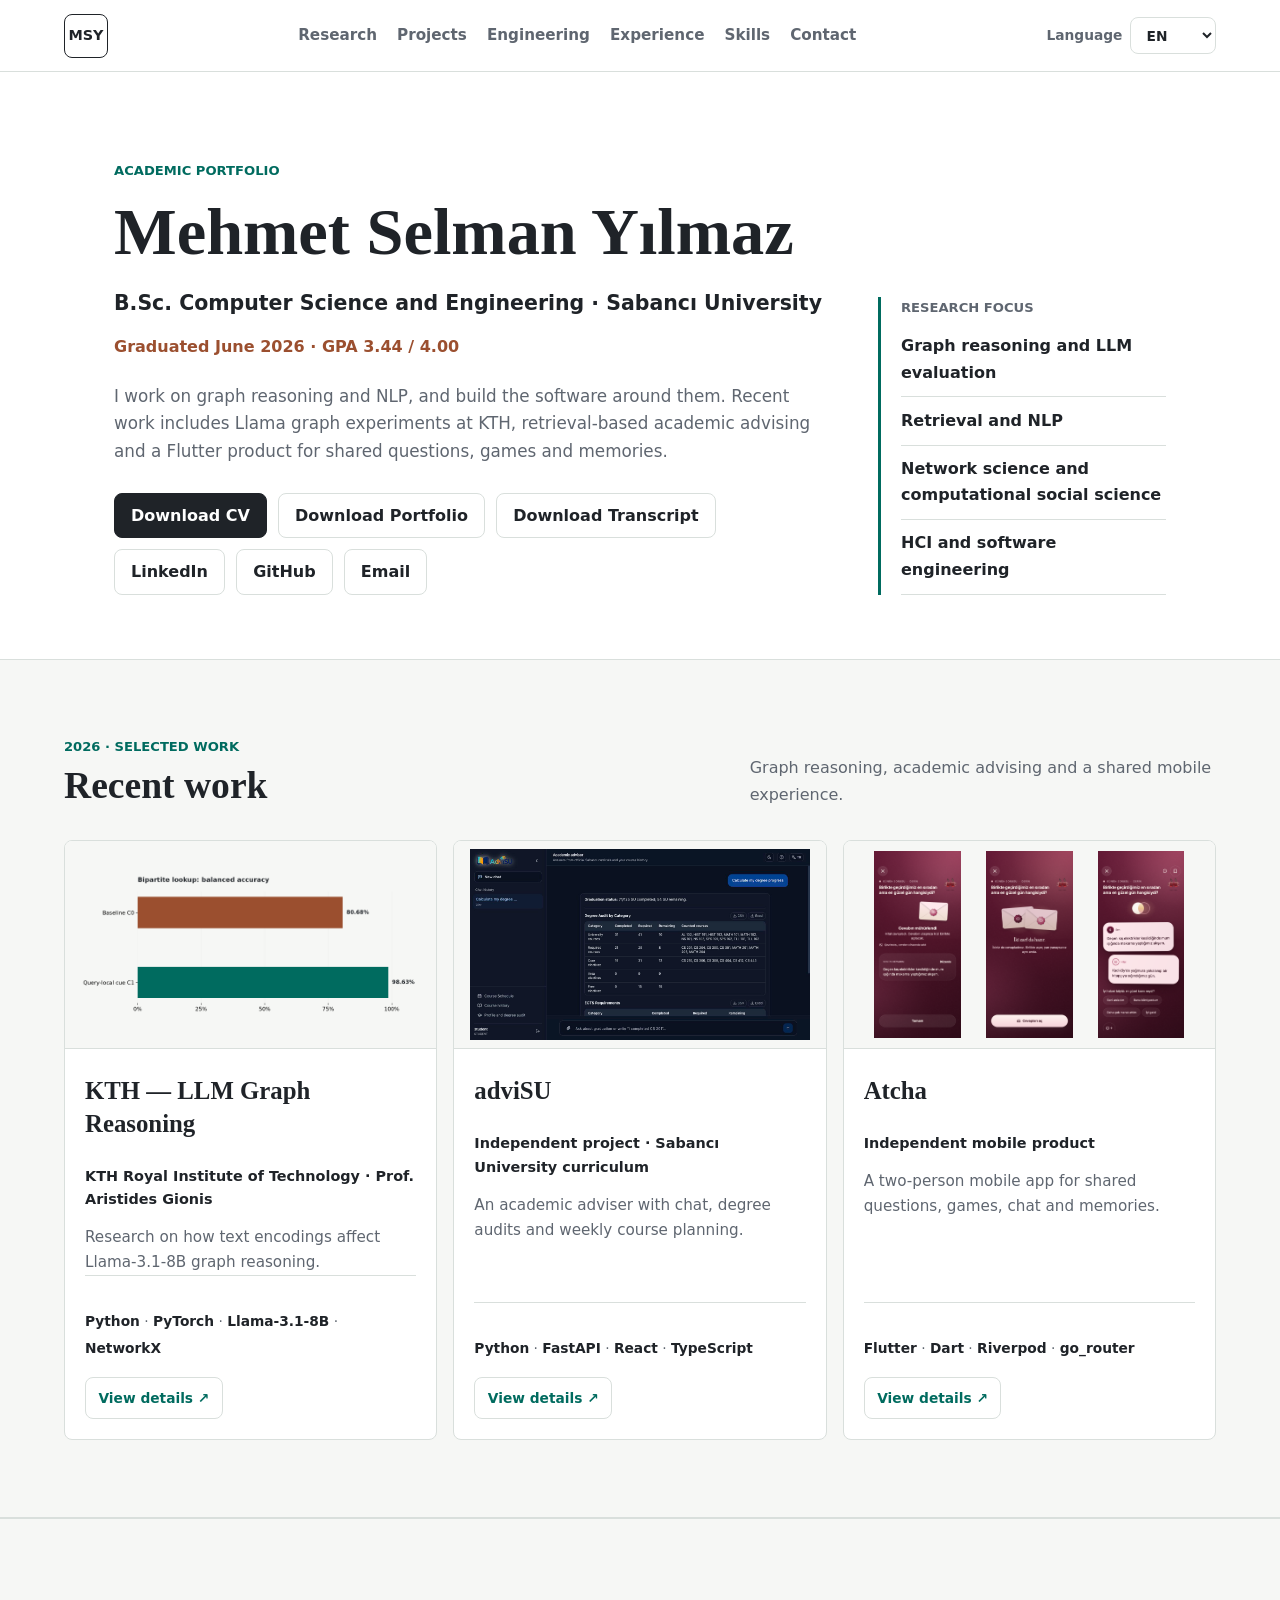
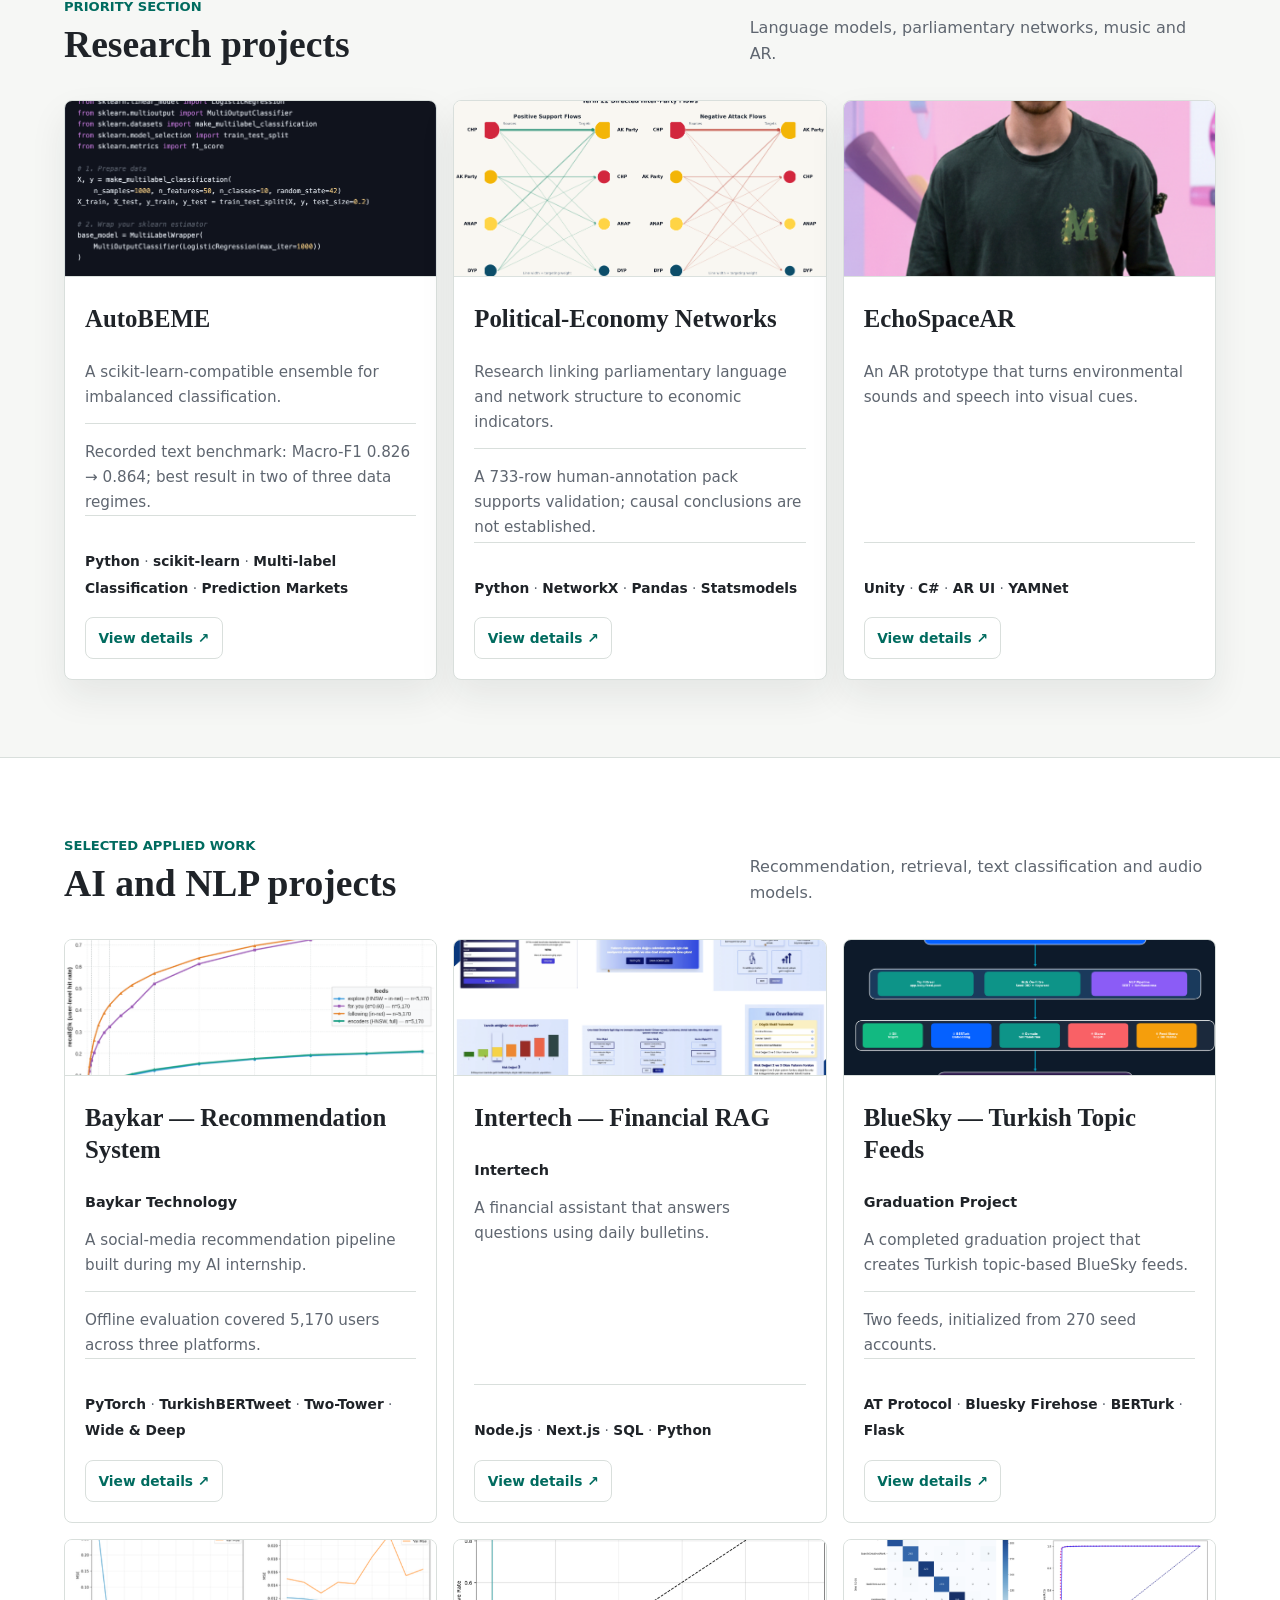
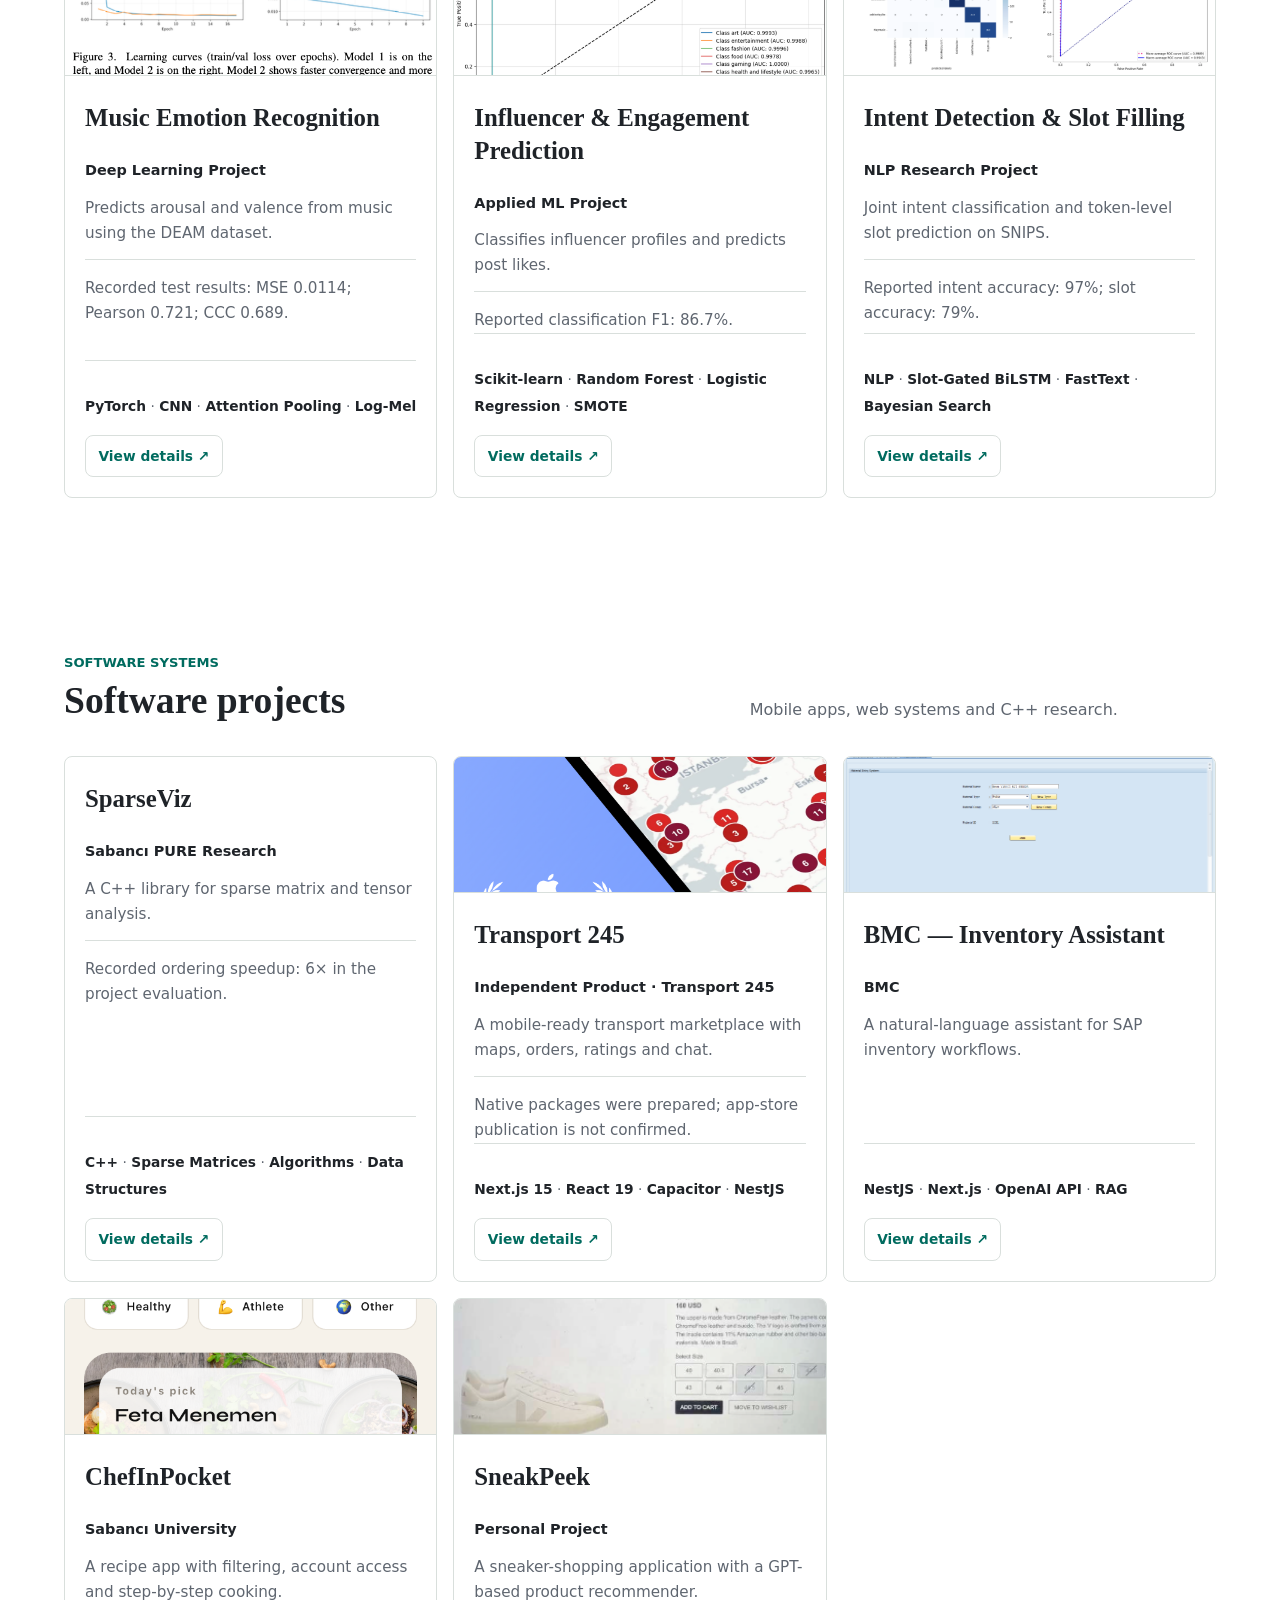
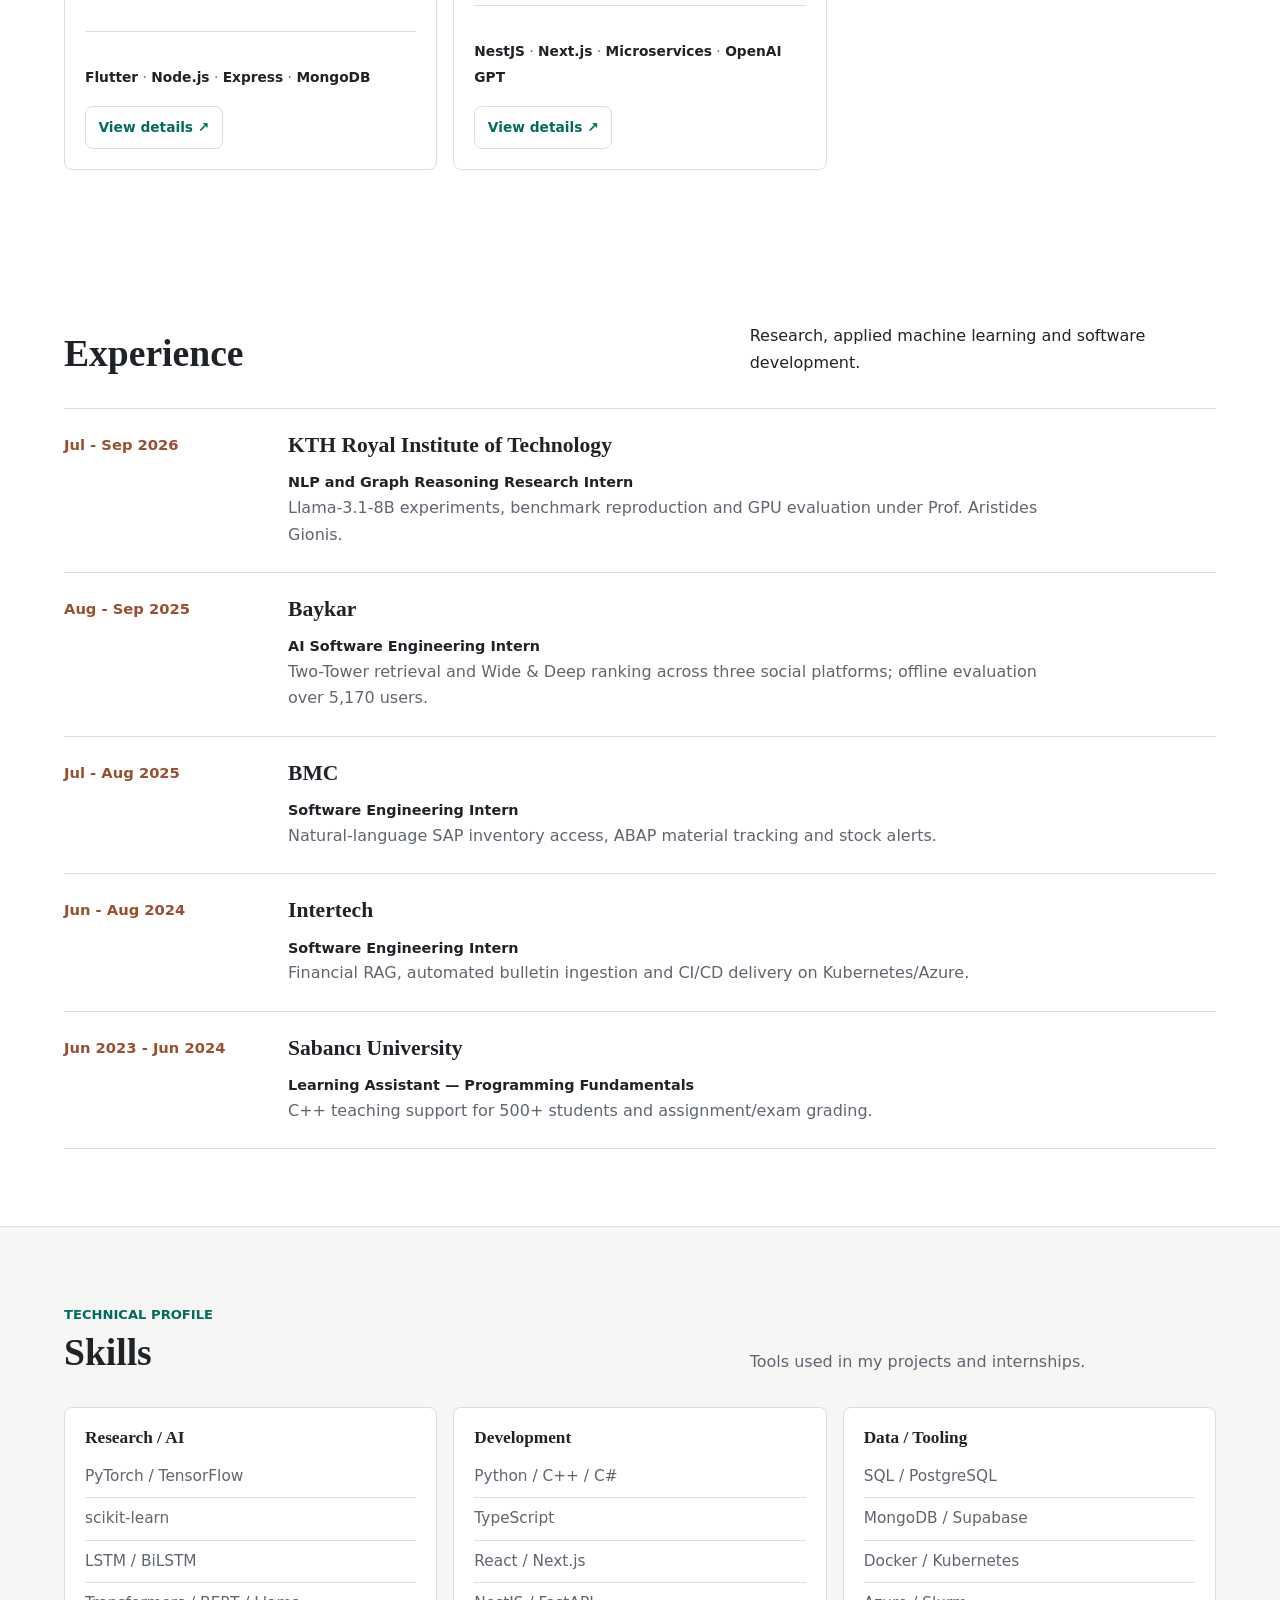
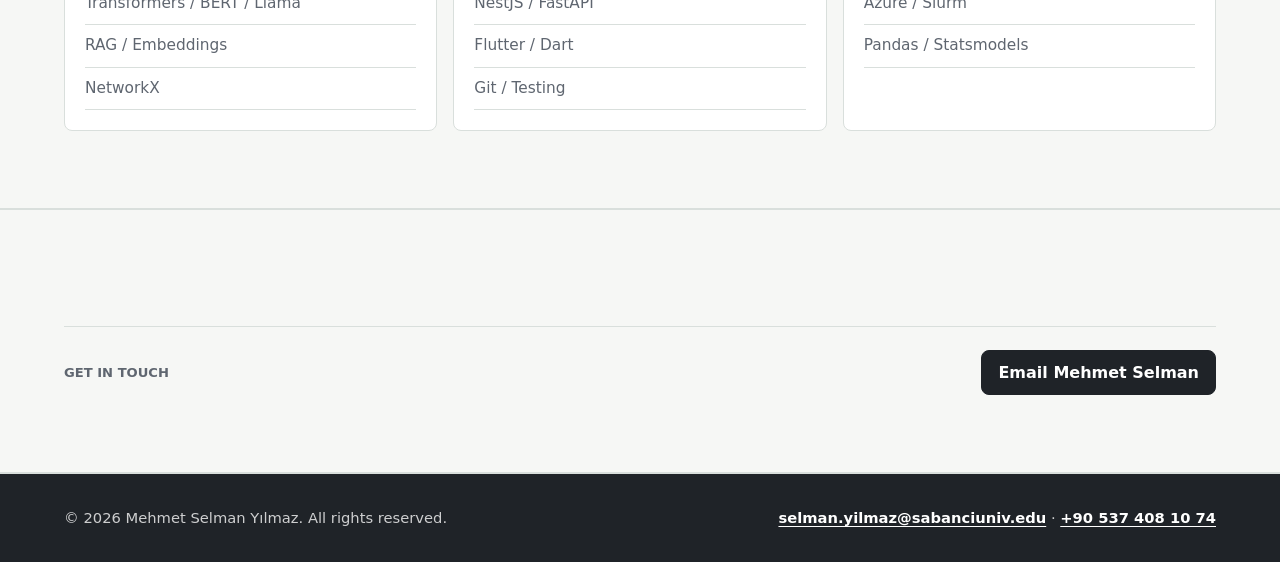
<file: index.html>
<!DOCTYPE html>
<html lang="en">
<head>
  <meta charset="UTF-8" />
  <meta name="viewport" content="width=device-width, initial-scale=1.0" />
  <title>Mehmet Selman Yılmaz | Academic Portfolio</title>
  <meta
    name="description"
    content="Academic portfolio of Mehmet Selman Yılmaz, Computer Science and Engineering graduate of Sabancı University, focused on NLP, AI, Network Science, and Computational Social Science."
  />

  <style>
    * {
      box-sizing: border-box;
      margin: 0;
      padding: 0;
      letter-spacing: 0;
    }

    :root {
      --ink: #1f2328;
      --muted: #5f6670;
      --paper: #ffffff;
      --soft: #f6f7f5;
      --soft-2: #ecefed;
      --line: #d9dfdc;
      --accent: #006b5f;
      --accent-2: #9b4f2f;
      --accent-soft: #e7f2ef;
      --radius: 8px;
      --shadow: 0 16px 36px rgba(31, 35, 40, 0.08);
    }

    html {
      scroll-behavior: smooth;
    }

    body {
      min-height: 100vh;
      overflow-x: hidden;
      background: var(--paper);
      color: var(--ink);
      font-family: Inter, ui-sans-serif, system-ui, -apple-system, BlinkMacSystemFont, "Segoe UI", sans-serif;
      line-height: 1.65;
    }

    img {
      display: block;
      max-width: 100%;
    }

    a {
      color: inherit;
      text-decoration: none;
    }

    .site-header {
      position: sticky;
      top: 0;
      z-index: 50;
      display: grid;
      grid-template-columns: auto 1fr auto;
      gap: 1rem;
      align-items: center;
      padding: 0.85rem 5%;
      background: rgba(255, 255, 255, 0.92);
      border-bottom: 1px solid var(--line);
      backdrop-filter: blur(14px);
    }

    .wordmark {
      display: inline-flex;
      align-items: center;
      justify-content: center;
      width: 2.75rem;
      height: 2.75rem;
      border: 1px solid var(--ink);
      border-radius: var(--radius);
      font-weight: 800;
      font-size: 0.9rem;
    }

    .nav-links {
      display: flex;
      justify-content: center;
      gap: 1.25rem;
      list-style: none;
      color: var(--muted);
      font-size: 0.95rem;
      font-weight: 650;
    }

    .nav-links a {
      padding: 0.35rem 0;
      border-bottom: 2px solid transparent;
    }

    .nav-links a:hover,
    .nav-links a:focus-visible {
      color: var(--ink);
      border-bottom-color: var(--accent);
      outline: none;
    }

    .language-control {
      display: flex;
      align-items: center;
      gap: 0.5rem;
      color: var(--muted);
      font-size: 0.86rem;
      font-weight: 700;
    }

    .language-control select {
      min-width: 5.35rem;
      border: 1px solid var(--line);
      border-radius: var(--radius);
      background: var(--paper);
      color: var(--ink);
      padding: 0.55rem 0.7rem;
      font: inherit;
      cursor: pointer;
    }

    main {
      background: var(--paper);
    }

    .hero {
      display: grid;
      grid-template-columns: minmax(0, 1.45fr) minmax(18rem, 0.55fr);
      gap: 3rem;
      align-items: end;
      max-width: 1180px;
      margin: 0 auto;
      padding: 5.5rem 5% 4rem;
    }

    .eyebrow,
    .section-kicker {
      color: var(--accent);
      font-size: 0.82rem;
      font-weight: 800;
      text-transform: uppercase;
    }

    h1,
    h2,
    h3 {
      font-family: Merriweather, Georgia, "Times New Roman", serif;
      line-height: 1.18;
      font-weight: 800;
      overflow-wrap: anywhere;
    }

    h1 {
      max-width: 780px;
      margin-top: 0.7rem;
      font-size: 4.15rem;
    }

    .subtitle {
      margin-top: 1rem;
      color: var(--ink);
      font-size: 1.28rem;
      font-weight: 750;
    }

    .metric-line {
      margin-top: 0.8rem;
      color: var(--accent-2);
      font-weight: 800;
    }

    .hero-summary {
      max-width: 760px;
      margin-top: 1.4rem;
      color: var(--muted);
      font-size: 1.05rem;
    }

    .quick-links {
      display: flex;
      flex-wrap: wrap;
      gap: 0.7rem;
      margin-top: 1.7rem;
    }

    .btn,
    .text-btn {
      display: inline-flex;
      align-items: center;
      justify-content: center;
      min-height: 2.65rem;
      border-radius: var(--radius);
      font-weight: 800;
      line-height: 1.2;
      transition: transform 0.18s ease, border-color 0.18s ease, background 0.18s ease;
    }

    .btn {
      border: 1px solid var(--ink);
      background: var(--ink);
      color: var(--paper);
      padding: 0.75rem 1rem;
    }

    .btn.secondary {
      border-color: var(--line);
      background: var(--paper);
      color: var(--ink);
    }

    .btn:hover,
    .btn:focus-visible,
    .text-btn:hover,
    .text-btn:focus-visible {
      transform: translateY(-2px);
      outline: none;
    }

    .btn.secondary:hover,
    .btn.secondary:focus-visible {
      border-color: var(--accent);
      background: var(--accent-soft);
    }

    .hero-panel {
      border-left: 3px solid var(--accent);
      padding-left: 1.25rem;
    }

    .panel-label {
      color: var(--muted);
      font-size: 0.82rem;
      font-weight: 800;
      text-transform: uppercase;
    }

    .focus-list {
      display: grid;
      gap: 0.65rem;
      margin-top: 0.9rem;
      list-style: none;
      color: var(--ink);
      font-weight: 700;
    }

    .focus-list li {
      padding-bottom: 0.65rem;
      border-bottom: 1px solid var(--line);
    }

    .section {
      padding: 4.8rem 5%;
    }

    .section.soft {
      background: var(--soft);
      border-top: 1px solid var(--line);
      border-bottom: 1px solid var(--line);
    }

    .section-inner {
      max-width: 1180px;
      margin: 0 auto;
    }

    .section-header {
      display: grid;
      grid-template-columns: minmax(0, 0.9fr) minmax(16rem, 0.65fr);
      gap: 2.5rem;
      align-items: end;
      margin-bottom: 2rem;
    }

    .section-header h2 {
      margin-top: 0.35rem;
      font-size: 2.35rem;
    }

    .section-lead {
      color: var(--muted);
      font-size: 1rem;
    }

    .research-grid {
      display: grid;
      grid-template-columns: repeat(3, minmax(0, 1fr));
      gap: 1rem;
    }

    .research-card,
    .engineering-card,
    .skill-column {
      min-width: 0;
      border: 1px solid var(--line);
      border-radius: var(--radius);
      background: var(--paper);
      box-shadow: var(--shadow);
      overflow: hidden;
    }

    .research-card,
    .engineering-card {
      display: flex;
      flex-direction: column;
      cursor: pointer;
    }

    .research-card img {
      width: 100%;
      height: 11rem;
      object-fit: cover;
      border-bottom: 1px solid var(--line);
      filter: saturate(0.95) contrast(1.02);
    }

    .card-body {
      padding: 1.25rem;
      display: flex;
      flex: 1;
      flex-direction: column;
    }

    .status {
      display: block;
      margin-bottom: 0.75rem;
      color: var(--accent);
      padding: 0;
      font-size: 0.78rem;
      font-weight: 800;
      letter-spacing: 0.04em;
      text-transform: uppercase;
    }

    .research-card h3 {
      font-size: 1.18rem;
    }

    .research-card p,
    .engineering-card p {
      color: var(--muted);
      margin-top: 0.8rem;
      font-size: 0.95rem;
    }

    .achievement {
      margin-top: 1rem;
      padding-top: 1rem;
      border-top: 1px solid var(--line);
    }

    .achievement strong {
      color: var(--ink);
    }

    .keyword-row,
    .skill-tags {
      display: block;
      margin-top: 1rem;
    }

    .tag,
    .skill-tag {
      color: var(--ink);
      padding: 0;
      font-size: 0.86rem;
      font-weight: 650;
    }

    .tag:not(:last-child)::after,
    .skill-tag:not(:last-child)::after {
      content: " · ";
      color: var(--muted);
      font-weight: 400;
    }

    .engineering-grid {
      display: grid;
      grid-template-columns: repeat(4, minmax(0, 1fr));
      gap: 1rem;
    }

    .engineering-card {
      box-shadow: none;
      transition: transform 0.18s ease, border-color 0.18s ease;
    }

    .engineering-card:hover {
      transform: translateY(-3px);
      border-color: var(--accent);
    }

    .research-card:hover {
      transform: translateY(-3px);
      border-color: var(--accent);
    }

    .engineering-card img {
      width: 100%;
      height: 8.5rem;
      object-fit: cover;
      border-bottom: 1px solid var(--line);
    }

    .engineering-card h3 {
      font-size: 1rem;
    }

    .project-org {
      color: var(--ink);
      font-size: 0.9rem;
      font-weight: 800;
      margin-top: 0.8rem;
    }

    .meta-caption {
      color: var(--muted);
      font-size: 0.8rem;
      font-weight: 800;
      text-transform: uppercase;
      letter-spacing: 0.04em;
    }

    .card-footer {
      margin-top: auto;
      padding-top: 1rem;
      border-top: 1px solid var(--line);
    }

    .text-btn {
      margin-top: 1rem;
      border: 1px solid var(--line);
      color: var(--accent);
      padding: 0.62rem 0.78rem;
      font-size: 0.86rem;
    }

    .skills-grid {
      display: grid;
      grid-template-columns: repeat(3, minmax(0, 1fr));
      gap: 1rem;
    }

    .skill-column {
      padding: 1.25rem;
      box-shadow: none;
    }

    .skill-column h3 {
      font-size: 1.08rem;
    }

    .skill-list {
      display: grid;
      gap: 0.5rem;
      list-style: none;
      margin-top: 0.95rem;
      color: var(--muted);
      font-size: 0.96rem;
    }

    .skill-list li {
      padding-bottom: 0.5rem;
      border-bottom: 1px solid var(--line);
    }

    .contact-band {
      display: grid;
      grid-template-columns: minmax(0, 1fr) auto;
      gap: 1rem;
      align-items: center;
      margin-top: 2.5rem;
      border-top: 1px solid var(--line);
      padding-top: 1.4rem;
    }

    .contact-band p {
      color: var(--muted);
    }

    footer {
      border-top: 1px solid var(--line);
      padding: 2rem 5%;
      background: var(--ink);
      color: var(--paper);
    }

    .footer-inner {
      display: flex;
      flex-wrap: wrap;
      justify-content: space-between;
      gap: 0.9rem;
      max-width: 1180px;
      margin: 0 auto;
      color: rgba(255, 255, 255, 0.78);
      font-size: 0.92rem;
    }

    .footer-inner a {
      color: #ffffff;
      font-weight: 800;
      text-decoration: underline;
      text-underline-offset: 0.2rem;
    }

    @media (max-width: 1060px) {
      .research-grid,
      .engineering-grid {
        grid-template-columns: repeat(2, minmax(0, 1fr));
      }

      .hero,
      .section-header {
        grid-template-columns: 1fr;
      }

      .hero-panel {
        max-width: 680px;
      }
    }

    @media (max-width: 760px) {
      .site-header {
        grid-template-columns: auto 1fr;
        grid-template-rows: auto auto;
        padding: 0.7rem 4%;
        gap: 0.55rem 0.75rem;
      }

      .wordmark {
        grid-column: 1;
        grid-row: 1;
      }

      .site-header nav {
        grid-column: 1 / -1;
        grid-row: 2;
        overflow: hidden;
      }

      .nav-links {
        justify-content: flex-start;
        gap: 0.75rem;
        overflow-x: auto;
        padding-bottom: 0.25rem;
        -webkit-overflow-scrolling: touch;
        scrollbar-width: none;
        font-size: 0.88rem;
      }

      .nav-links::-webkit-scrollbar {
        display: none;
      }

      .language-control {
        grid-column: 2;
        grid-row: 1;
        justify-content: flex-end;
      }

      .language-control span {
        display: none;
      }

      .language-control select {
        min-width: 4.2rem;
        font-size: 0.85rem;
        padding: 0.45rem 0.5rem;
      }

      h1 {
        font-size: 2.65rem;
      }

      .hero {
        padding-top: 3.25rem;
      }

      .subtitle {
        font-size: 1.1rem;
      }

      .section {
        padding-top: 3.4rem;
        padding-bottom: 3.4rem;
      }

      .section-header h2 {
        font-size: 1.9rem;
      }

      .research-grid,
      .engineering-grid,
      .skills-grid,
      .contact-band {
        grid-template-columns: 1fr;
      }

      .quick-links {
        gap: 0.55rem;
      }

      .btn {
        min-height: 2.85rem;
        font-size: 0.93rem;
      }
    }

    @media (max-width: 480px) {
      h1 {
        font-size: 2rem;
      }

      .hero {
        padding-top: 2.5rem;
        padding-bottom: 2.5rem;
      }

      .section {
        padding-top: 2.6rem;
        padding-bottom: 2.6rem;
      }

      .section-header h2 {
        font-size: 1.65rem;
      }

      .quick-links {
        gap: 0.5rem;
      }

      .btn {
        flex: 1 1 calc(50% - 0.25rem);
        justify-content: center;
        font-size: 0.88rem;
        padding: 0.7rem 0.65rem;
      }

      .btn:first-child {
        flex: 1 1 100%;
      }

      .hero-summary {
        font-size: 0.97rem;
      }

      .research-card img {
        height: 9rem;
      }

      .engineering-card img {
        height: 7rem;
      }

      .footer-inner {
        flex-direction: column;
        gap: 0.5rem;
      }
    }
  </style>
<link rel="stylesheet" href="portfolio-style.css" />
</head>

<body>
<a class="skip-link" href="#home">Skip to main content</a>
  <header class="site-header">
    <a class="wordmark" href="#home" aria-label="Mehmet Selman Yılmaz home">MSY</a>

    <nav aria-label="Primary navigation">
      <ul class="nav-links">
        <li><a href="#research" data-i18n="navResearch">Research</a></li>
        <li><a href="#projects" data-i18n="navProjects">Projects</a></li>
        <li><a href="#engineering" data-i18n="navEngineering">Engineering</a></li>
        <li><a href="#experience" data-i18n="navExperience">Experience</a></li>
<li><a href="#skills" data-i18n="navSkills">Skills</a></li>
        <li><a href="#contact" data-i18n="navContact">Contact</a></li>
      </ul>
    </nav>

    <label class="language-control" for="languageSelect">
      <span data-i18n="languageLabel">Language</span>
      <select id="languageSelect" aria-label="Language">
        <option value="en">EN</option>
        <option value="tr">TR</option>
        <option value="de">DE</option>
        <option value="fr">FR</option>
        <option value="nl">NL</option>
        <option value="da">DA</option>
        <option value="sv">SV</option>
        <option value="fi">FI</option>
      </select>
    </label>
  </header>

  <main>
    <section class="hero" id="home">
      <div>
        <p class="eyebrow" data-i18n="heroEyebrow">Academic Portfolio</p>
        <h1>Mehmet Selman Yılmaz</h1>
        <p class="subtitle" data-i18n="heroSubtitle">B.Sc. Computer Science and Engineering · Sabancı University</p>
        <p class="metric-line" data-i18n="heroMetric">
          CGPA 3.44 | Researcher in NLP, Network Science &amp; Computational Social Science.
        </p>
        <p class="hero-summary" data-i18n="heroSummary">
          I build research-oriented AI systems for low-resource NLP, political text analysis, and human-centered assistive interfaces, with a focus on rigorous evaluation and deployable software.
        </p>

        <div class="quick-links" aria-label="Quick links">
          <a class="btn" href="public/SelmanYilmaz_CV_2026.pdf" download data-i18n="cvButton">Download CV</a>
          <a class="btn secondary" href="public/SelmanYilmaz_Portfolio_2026.pdf" download data-i18n="portfolioButton">Download Portfolio</a>
<a class="btn secondary" href="public/SelmanYilmaz_Transcript_2026.pdf" download data-i18n="transcriptButton">Download Transcript</a>
          <a class="btn secondary" href="https://www.linkedin.com/in/mehmet-selman-y%C4%B1lmaz-76b34017b/" target="_blank" rel="noopener">LinkedIn</a>
          <a class="btn secondary" href="https://github.com/mesely" target="_blank" rel="noopener">GitHub</a>
          <a class="btn secondary" href="mailto:selman.yilmaz@sabanciuniv.edu">Email</a>
        </div>
      </div>

      <aside class="hero-panel" aria-labelledby="focusTitle">
        <p class="panel-label" id="focusTitle" data-i18n="focusTitle">Research Focus</p>
        <ul class="focus-list">
          <li data-i18n="focusOne">Low-resource and imbalanced NLP</li>
          <li data-i18n="focusTwo">Multi-agent ensemble learning</li>
          <li data-i18n="focusThree">Dynamic signed networks in political speech</li>
          <li data-i18n="focusFour">Human-centered AI for accessibility</li>
        </ul>
      </aside>
    </section>

    <section class="section soft" id="recent"><div class="section-inner"><div class="section-header"><div><p class="section-kicker" data-i18n="recentKicker">2026 · Selected work</p><h2 data-i18n="recentTitle">Recent work</h2></div><p class="section-lead" data-i18n="recentLead">Graph reasoning, academic advising and a shared mobile experience.</p></div><div class="engineering-grid recent-grid" id="recentGrid"></div></div></section>
<section class="section soft" id="research">
      <div class="section-inner">
        <div class="section-header">
          <div>
            <p class="section-kicker" data-i18n="researchKicker">Priority Section</p>
            <h2 data-i18n="researchTitle">Research &amp; Upcoming Publications</h2>
          </div>
          <p class="section-lead" data-i18n="researchLead">
            Ongoing research targeted for publication, positioned around NLP, AI, network science, and computational social science.
          </p>
        </div>

        <div class="research-grid" id="researchGrid"></div>
      </div>
    </section>

    <section class="section" id="projects">
      <div class="section-inner">
        <div class="section-header">
          <div>
            <p class="section-kicker" data-i18n="projectsKicker">Selected Applied Work</p>
            <h2 data-i18n="projectsTitle">AI / NLP / Data Science Projects</h2>
          </div>
          <p class="section-lead" data-i18n="projectsLead">
            Additional applied AI, NLP, and data science work spanning retrieval, ranking, multimodal modeling, and production-facing ML systems.
          </p>
        </div>

        <div class="engineering-grid" id="projectsGrid"></div>
      </div>
    </section>



    <section class="section" id="engineering">
      <div class="section-inner">
        <div class="section-header">
          <div>
            <p class="section-kicker" data-i18n="engineeringKicker">Software Systems</p>
            <h2 data-i18n="engineeringTitle">Other Engineering Projects</h2>
          </div>
          <p class="section-lead" data-i18n="engineeringLead">
            Additional full-stack and product engineering work beyond the AI-heavy project set above.
          </p>
        </div>

        <div class="engineering-grid" id="engineeringGrid"></div>
      </div>
    </section>

    <section class="section" id="experience"><div class="section-inner"><div class="section-header"><h2 data-i18n="experienceTitle">Experience</h2><p>Research, applied machine learning and software development.</p></div><div class="experience-list" id="experienceGrid"></div></div></section>
<section class="section soft" id="skills">
      <div class="section-inner">
        <div class="section-header">
          <div>
            <p class="section-kicker" data-i18n="skillsKicker">Technical Profile</p>
            <h2 data-i18n="skillsTitle">Technical Skills</h2>
          </div>
          <p class="section-lead" data-i18n="skillsLead">
            Research tooling and production development experience across Python, modern web stacks, and applied machine learning.
          </p>
        </div>

        <div class="skills-grid" id="skillsGrid"></div>

      </div>
    </section>
<section class="section soft" id="contact">
      <div class="section-inner">
        <div class="contact-band">
          <div>
            <p class="section-kicker" data-i18n="contactKicker">Get in touch</p>
          </div>
          <a class="btn" href="mailto:selman.yilmaz@sabanciuniv.edu" data-i18n="contactButton">Email Mehmet Selman</a>
        </div>
      </div>
    </section>
  </main>

  <footer>
    <div class="footer-inner">
      <p data-i18n="footerCopy">© 2026 Mehmet Selman Yılmaz. All rights reserved.</p>
      <p>
        <a href="mailto:selman.yilmaz@sabanciuniv.edu">selman.yilmaz@sabanciuniv.edu</a>
        <span aria-hidden="true"> · </span>
        <a href="tel:+905374081074">+90 537 408 10 74</a>
      </p>
    </div>
  </footer>

  <script src="home-translations.js"></script>
<script src="portfolio-current.js"></script>
  <script>
    const SUPPORTED_LANGS = ["en", "tr", "de", "fr", "nl", "da", "sv", "fi"];
    const STORAGE_KEY = "portfolioLanguageV2";

    const COPY = {
      en: {
        navResearch: "Research",
        navProjects: "Projects",
        navEngineering: "Engineering",
        navSkills: "Skills",
        navContact: "Contact",
        languageLabel: "Language",
        heroEyebrow: "Academic Portfolio",
        heroSubtitle: "B.Sc. Computer Science and Engineering · Sabancı University",
        heroMetric: "CGPA 3.44 | Researcher in NLP, Network Science & Computational Social Science.",
        heroSummary: "I build research-oriented AI systems for low-resource NLP, political text analysis, and human-centered assistive interfaces, with a focus on rigorous evaluation and deployable software.",
        cvButton: "Download CV",
        transcriptButton: "Download Transcript",
        focusTitle: "Research Focus",
        focusOne: "Low-resource and imbalanced NLP",
        focusTwo: "Multi-agent ensemble learning",
        focusThree: "Dynamic signed networks in political speech",
        focusFour: "Human-centered AI for accessibility",
        researchKicker: "Priority Section",
        researchTitle: "Research & Upcoming Publications",
        researchLead: "Ongoing research targeted for publication, positioned around NLP, AI, network science, and computational social science.",
        projectsKicker: "Selected Applied Work",
        projectsTitle: "AI / NLP / Data Science Projects",
        projectsLead: "Additional applied AI, NLP, and data science work spanning retrieval, ranking, multimodal modeling, and production-facing ML systems.",
        engineeringKicker: "Software Systems",
        engineeringTitle: "Other Engineering Projects",
        engineeringLead: "Additional full-stack and product engineering work beyond the AI-heavy project set above.",
        skillsKicker: "Technical Profile",
        skillsTitle: "Technical Skills",
        skillsLead: "Research tooling and production development experience across Python, modern web stacks, and applied machine learning.",
        contactKicker: "Get in touch",
        contactButton: "Email Mehmet Selman",
        footerCopy: "© 2026 Mehmet Selman Yılmaz. All rights reserved.",
        detailsLabel: "View details",
        statusLabel: "Status:",
        achievementLabel: "Key Achievement:",
        keywordsLabel: "Keywords:",
        research: [
          {
            id: "beme",
            cover: "images/beme2.png",
            title: "AutoBEME – Bounty-Driven Evolutionary Market Ensembles for NLP",
            status: "Manuscript in Preparation",
            description: "Designed and developed a novel multi-agent ensemble framework simulating a financial market to optimize precision-recall trade-offs in low-resource multi-label classification.",
            achievement: "Implemented Bootstrap-sampled Classifier Chains with asymmetric penalty weighting, outperforming fine-tuned BERT architectures (e.g., BERTurk) on highly imbalanced, domain-specific text datasets (Macro-F1 improvement from 0.624 to 0.640).",
            keywords: ["Multi-agent Systems", "Classifier Chains", "Low-resource NLP", "Ensemble Learning"]
          },
          {
            id: "polieco",
            cover: "images/polieco1.png",
            title: "Dynamic Signed Network Analysis of the Turkish Parliament (2002-2026)",
            status: "Data Annotation & Analysis Phase (Targeting Computational Social Science venues)",
            description: "Leading a computational social science project analyzing over two decades of parliamentary transcripts using dynamic network science.",
            achievement: "Constructed directed, signed party-to-party networks to quantify political polarization, track cross-bloc negativity during economic crises, test structural balance theories, and validate stance/sentiment decisions with AutoBEME-based model comparison workflows.",
            keywords: ["Network Science", "Graph Theory", "Sentiment Analysis", "Political Economy"]
          },
          {
            id: "echospace",
            cover: "images/echospace1.png",
            coverPosition: "center 12%",
            title: "EchoSpace-AR: AI-Driven Environmental Awareness for the Hearing Impaired",
            status: "Active Development (HCI / AI integration)",
            description: "Leading the AI and ensemble modeling components of a collaborative HCI project. Integrating real-time sound classification pipelines into an AR interface to provide visual environmental cues.",
            achievement: "Uses AutoBEME-derived ensemble experimentation alongside sound-event classification and speech-to-text signals to improve robust environmental awareness in AR.",
            keywords: ["Human-Centered AI", "Assistive AR", "Sound Classification", "HCI"]
          }
        ],
        aiProjects: [
          {
            id: "baykar",
            cover: "images/baykar1.png",
            title: "Computational Personalized Ranking at Scale",
            org: "Baykar Technology",
            description: "Two-Tower retrieval and Wide & Deep re-ranking architecture for multi-platform personalization.",
            tags: ["Recommender Systems", "PyTorch", "Ranking"]
          },
          {
            id: "intertech",
            cover: "images/intertech1.png",
            title: "Financial Text Intelligence and Retrieval Platform",
            org: "Intertech",
            description: "Pipeline for financial bulletins, document ingestion, SQL-backed search, and contextual answer generation.",
            tags: ["NLP Systems", "Azure", "Node.js"]
          },
          {
            id: "bluesky",
            cover: "images/bluesky1.png",
            title: "Topic-Aware Social Feed Generation for Turkish Discourse",
            org: "Graduation Project",
            description: "Real-time Turkish politics and science feed generation using AT Protocol, BERTurk, and PostgreSQL.",
            tags: ["BERTurk", "AT Protocol", "PostgreSQL"]
          },
          {
            id: "music",
            cover: "images/music1.png",
            title: "Music Emotion Recognition with Attention Pooling",
            org: "Deep Learning Project",
            description: "Log-mel CNN with attention pooling for valence-arousal prediction on DEAM.",
            tags: ["CNN", "Attention", "PyTorch"]
          },
          {
            id: "influencer",
            cover: "images/influencer1.png",
            title: "Influencer Segmentation and Engagement Modeling",
            org: "Applied ML Project",
            description: "Stacking classifier and Random Forest regressor for noisy, imbalanced social media data.",
            tags: ["SMOTE", "Stacking", "Regression"]
          },
          {
            id: "arastirma",
            cover: "images/arastirma1.png",
            title: "Intent Detection and Slot Filling for Dialogue",
            org: "NLP Research Project",
            description: "Joint intent and slot optimization using Slot-Gated BiLSTM and Turkish text features.",
            tags: ["NLP", "BiLSTM", "FastText"]
          }
        ],
        engineeringProjects: [
          {
            id: "transporter",
            cover: "images/transporter1.png",
            title: "Transporter App with Chatbot",
            org: "Independent Product · Transport 245",
            description: "Cross-platform logistics marketplace for towing, freight, charging, and passenger transport, shipped with native mobile packaging and an in-app assistant.",
            tags: ["Next.js 15", "Capacitor", "NestJS"]
          },
          {
            id: "bmc",
            cover: "images/bmc1.png",
            title: "Knowledge-Grounded Enterprise Question Answering",
            org: "BMC",
            description: "Enterprise assistant combining inventory knowledge, retrieval, and structured backend integration.",
            tags: ["Information Retrieval", "NestJS", "SAP"]
          },
          {
            id: "chefinpocket",
            cover: "images/chefinpocket1.png",
            title: "Full-Stack Meal Planning Application",
            org: "Sabancı University",
            description: "Flutter and microservice-based food planning system with recipe discovery and guided cooking flows.",
            tags: ["Flutter", "Microservices", "Docker"]
          },
          {
            id: "sneakpeek",
            cover: "images/sneakpeek1.png",
            title: "Microservices E-commerce Platform",
            org: "Personal Project",
            description: "NestJS and Next.js commerce system with JWT auth, Kafka messaging, Docker deployment, and AI-assisted recommendation flows.",
            tags: ["Node.js", "Docker", "Kafka"]
          }
        ],
        skills: [
          { title: "Research / AI", items: ["PyTorch", "TensorFlow", "Hugging Face", "Scikit-learn", "NetworkX", "NLTK", "NLP"] },
          { title: "Development", items: ["Python", "TypeScript", "JavaScript", "Node.js", "React", "Flutter", "C++", "Docker"] },
          { title: "Data / Tooling", items: ["Pandas", "SQL", "Git", "Matplotlib", "Statsmodels", "PostgreSQL"] }
        ]
      },
      tr: {
        navResearch: "Araştırma",
        navProjects: "Projeler",
        navEngineering: "Mühendislik",
        navSkills: "Yetenekler",
        navContact: "İletişim",
        languageLabel: "Dil",
        heroEyebrow: "Akademik Portfolyo",
        heroSubtitle: "B.Sc. Bilgisayar Bilimleri Son Sınıf @ Sabancı Üniversitesi",
        heroMetric: "CGPA 3.44 | NLP, Ağ Bilimi ve Hesaplamalı Sosyal Bilimler araştırmacısı.",
        heroSummary: "Düşük kaynaklı NLP, politik metin analizi ve insan odaklı erişilebilirlik arayüzleri için araştırma odaklı AI sistemleri geliştiriyorum.",
        cvButton: "CV İndir",
        transcriptButton: "Transkript İndir",
        focusTitle: "Araştırma Odağı",
        focusOne: "Düşük kaynaklı ve dengesiz NLP",
        focusTwo: "Çok ajanlı ensemble öğrenme",
        focusThree: "Politik söylemde dinamik işaretli ağlar",
        focusFour: "Erişilebilirlik için insan odaklı AI",
        researchKicker: "Öncelikli Bölüm",
        researchTitle: "Araştırmalar ve Yaklaşan Yayınlar",
        researchLead: "NLP, AI, ağ bilimi ve hesaplamalı sosyal bilimler ekseninde yayına hedeflenen devam eden araştırmalar.",
        projectsKicker: "Uygulamalı Çalışmalar",
        projectsTitle: "AI / NLP / Veri Bilimi Projeleri",
        projectsLead: "Retrieval, ranking, çok kipli modelleme ve üretime yakın ML sistemleri boyunca seçilmiş uygulamalı çalışmalar.",
        engineeringKicker: "Yazılım Sistemleri",
        engineeringTitle: "Diğer Mühendislik Projeleri",
        engineeringLead: "Yukarıdaki AI ağırlıklı setin dışında kalan ek full-stack ve ürün mühendisliği çalışmaları.",
        skillsKicker: "Teknik Profil",
        skillsTitle: "Teknik Yetenekler",
        skillsLead: "Python, modern web teknolojileri ve uygulamalı makine öğrenmesi boyunca araştırma ve üretim deneyimi.",
        contactKicker: "İletişime geç",
        contactButton: "Mehmet Selman'a E-posta Gönder",
        footerCopy: "© 2026 Mehmet Selman Yılmaz. Tüm hakları saklıdır.",
        detailsLabel: "Detayları aç",
        statusLabel: "Durum:",
        achievementLabel: "Temel Çıktı:",
        keywordsLabel: "Anahtar Kelimeler:",
        engineeringProjectsExtra: [
          {
            id: "transporter",
            cover: "images/transporter1.png",
            title: "Transporter App with Chatbot",
            org: "Bağımsız Ürün · Transport 245",
            description: "Kurtarıcı, nakliye, şarj ve yolcu taşıma sağlayıcılarını harita tabanlı arama, yerleşik chatbot ve native mobil paketleme ile birleştiren çapraz platform lojistik uygulaması.",
            tags: ["Next.js 15", "Capacitor", "NestJS"]
          }
        ]
      },
      de: {
        navResearch: "Forschung",
        navEngineering: "Engineering",
        navSkills: "Kompetenzen",
        navContact: "Kontakt",
        languageLabel: "Sprache",
        heroEyebrow: "Akademisches Portfolio",
        heroSubtitle: "B.Sc. Informatik, Abschlussjahr @ Sabancı University",
        heroMetric: "CGPA 3.44 | Forschung in NLP, Netzwerkwissenschaft und Computational Social Science.",
        heroSummary: "Forschungsorientierte KI-Systeme für ressourcenarmes NLP, politische Textanalyse und barriereorientierte Assistenzschnittstellen.",
        cvButton: "Akademischen CV herunterladen",
        transcriptButton: "Transkript herunterladen",
        focusTitle: "Forschungsschwerpunkte",
        focusOne: "Ressourcenarmes und unausgewogenes NLP",
        focusTwo: "Multi-Agent-Ensemble-Lernen",
        focusThree: "Dynamische signierte Netzwerke in politischer Sprache",
        focusFour: "Menschzentrierte KI für Barrierefreiheit",
        researchKicker: "Priorität",
        researchTitle: "Forschung & kommende Publikationen",
        researchLead: "Laufende, publikationsorientierte Forschung in NLP, KI, Netzwerkwissenschaft und Computational Social Science.",
        engineeringKicker: "Ausgewählte Systeme",
        engineeringTitle: "Weitere Engineering-Projekte",
        engineeringLead: "Kompakte Platzhalter für zusätzliche Softwareprojekte.",
        skillsKicker: "Technisches Profil",
        skillsTitle: "Technische Kompetenzen",
        skillsLead: "Forschungstools und Entwicklungserfahrung mit Python, modernen Web-Stacks und angewandtem ML.",
        contactKicker: "Kontakt",
        contactText: "Offen für PhD-Gespräche, Forschungskooperationen und akademische Referenzen.",
        contactButton: "E-Mail senden",
        footerCopy: "© 2026 Mehmet Selman Yılmaz. Alle Rechte vorbehalten.",
        detailsLabel: "Details ansehen",
        statusLabel: "Status:",
        achievementLabel: "Wichtigstes Ergebnis:",
        keywordsLabel: "Schlüsselwörter:"
      },
      fr: {
        navResearch: "Recherche",
        navEngineering: "Ingénierie",
        navSkills: "Compétences",
        navContact: "Contact",
        languageLabel: "Langue",
        heroEyebrow: "Portfolio académique",
        heroSubtitle: "B.Sc. Informatique, dernière année @ Sabancı University",
        heroMetric: "CGPA 3.44 | Recherche en NLP, science des réseaux et sciences sociales computationnelles.",
        heroSummary: "Je développe des systèmes d'IA orientés recherche pour le NLP à faibles ressources, l'analyse politique et les interfaces d'assistance accessibles.",
        cvButton: "Télécharger le CV académique",
        transcriptButton: "Télécharger le relevé de notes",
        focusTitle: "Axes de recherche",
        focusOne: "NLP à faibles ressources et données déséquilibrées",
        focusTwo: "Apprentissage d'ensembles multi-agents",
        focusThree: "Réseaux signés dynamiques dans le discours politique",
        focusFour: "IA centrée humain pour l'accessibilité",
        researchKicker: "Section prioritaire",
        researchTitle: "Recherche & publications à venir",
        researchLead: "Travaux en cours visant des publications en NLP, IA, science des réseaux et sciences sociales computationnelles.",
        engineeringKicker: "Systèmes sélectionnés",
        engineeringTitle: "Autres projets d'ingénierie",
        engineeringLead: "Emplacements compacts pour d'autres projets logiciels.",
        skillsKicker: "Profil technique",
        skillsTitle: "Compétences techniques",
        skillsLead: "Outils de recherche et développement avec Python, stacks web modernes et ML appliqué.",
        contactKicker: "Contact",
        contactText: "Ouvert aux discussions de doctorat, collaborations de recherche et références académiques.",
        contactButton: "Envoyer un e-mail",
        footerCopy: "© 2026 Mehmet Selman Yılmaz. Tous droits réservés.",
        detailsLabel: "Voir les détails",
        statusLabel: "Statut :",
        achievementLabel: "Résultat clé :",
        keywordsLabel: "Mots-clés :"
      },
      nl: {
        navResearch: "Onderzoek",
        navEngineering: "Engineering",
        navSkills: "Vaardigheden",
        navContact: "Contact",
        languageLabel: "Taal",
        heroEyebrow: "Academisch portfolio",
        heroSubtitle: "B.Sc. Computer Science laatstejaars @ Sabancı University",
        heroMetric: "CGPA 3.44 | Onderzoeker in NLP, netwerkwetenschap en computationele sociale wetenschap.",
        heroSummary: "Ik bouw onderzoeksgerichte AI-systemen voor low-resource NLP, politieke tekstanalyse en mensgerichte assistieve interfaces.",
        cvButton: "Academisch CV downloaden",
        transcriptButton: "Transcript downloaden",
        focusTitle: "Onderzoeksfocus",
        focusOne: "Low-resource en onevenwichtige NLP",
        focusTwo: "Multi-agent ensemble learning",
        focusThree: "Dynamische signed networks in politieke taal",
        focusFour: "Mensgerichte AI voor toegankelijkheid",
        researchKicker: "Prioriteit",
        researchTitle: "Onderzoek & aankomende publicaties",
        researchLead: "Lopend onderzoek gericht op publicatie in NLP, AI, netwerkwetenschap en computationele sociale wetenschap.",
        engineeringKicker: "Geselecteerde systemen",
        engineeringTitle: "Andere engineeringprojecten",
        engineeringLead: "Compacte placeholders voor aanvullende softwareprojecten.",
        skillsKicker: "Technisch profiel",
        skillsTitle: "Technische vaardigheden",
        skillsLead: "Onderzoekstools en ontwikkelervaring met Python, moderne webstacks en toegepaste ML.",
        contactKicker: "Contact",
        contactText: "Open voor PhD-gesprekken, onderzoekssamenwerkingen en academische referenties.",
        contactButton: "Stuur e-mail",
        footerCopy: "© 2026 Mehmet Selman Yılmaz. Alle rechten voorbehouden.",
        detailsLabel: "Details bekijken",
        statusLabel: "Status:",
        achievementLabel: "Belangrijkste resultaat:",
        keywordsLabel: "Trefwoorden:"
      },
      da: {
        navResearch: "Forskning",
        navEngineering: "Engineering",
        navSkills: "Kompetencer",
        navContact: "Kontakt",
        languageLabel: "Sprog",
        heroEyebrow: "Akademisk portfolio",
        heroSubtitle: "B.Sc. Computer Science, sidste år @ Sabancı University",
        heroMetric: "CGPA 3.44 | Forsker i NLP, netværksvidenskab og computational social science.",
        heroSummary: "Jeg bygger forskningsorienterede AI-systemer til low-resource NLP, politisk tekstanalyse og menneskecentrerede assistive interfaces.",
        cvButton: "Download akademisk CV",
        transcriptButton: "Download karakterudskrift",
        focusTitle: "Forskningsfokus",
        focusOne: "Low-resource og ubalanceret NLP",
        focusTwo: "Multi-agent ensemble learning",
        focusThree: "Dynamiske signed networks i politisk tale",
        focusFour: "Menneskecentreret AI for tilgængelighed",
        researchKicker: "Prioritet",
        researchTitle: "Forskning & kommende publikationer",
        researchLead: "Igangværende forskning målrettet publikation inden for NLP, AI, netværksvidenskab og computational social science.",
        engineeringKicker: "Udvalgte systemer",
        engineeringTitle: "Andre engineeringprojekter",
        engineeringLead: "Kompakte placeholders til yderligere softwareprojekter.",
        skillsKicker: "Teknisk profil",
        skillsTitle: "Tekniske kompetencer",
        skillsLead: "Forskningsværktøjer og udviklingserfaring med Python, moderne webstacks og anvendt ML.",
        contactKicker: "Kontakt",
        contactText: "Åben for PhD-samtaler, forskningssamarbejder og akademiske referencer.",
        contactButton: "Send e-mail",
        footerCopy: "© 2026 Mehmet Selman Yılmaz. Alle rettigheder forbeholdes.",
        detailsLabel: "Se detaljer",
        statusLabel: "Status:",
        achievementLabel: "Nøgleresultat:",
        keywordsLabel: "Nøgleord:"
      },
      sv: {
        navResearch: "Forskning",
        navEngineering: "Engineering",
        navSkills: "Färdigheter",
        navContact: "Kontakt",
        languageLabel: "Språk",
        heroEyebrow: "Akademisk portfolio",
        heroSubtitle: "B.Sc. Computer Science, sista året @ Sabancı University",
        heroMetric: "CGPA 3.44 | Forskare inom NLP, nätverksvetenskap och computational social science.",
        heroSummary: "Jag bygger forskningsorienterade AI-system för low-resource NLP, politisk textanalys och människocentrerade assistiva gränssnitt.",
        cvButton: "Ladda ner akademiskt CV",
        transcriptButton: "Ladda ner betygsutdrag",
        focusTitle: "Forskningsfokus",
        focusOne: "Low-resource och obalanserad NLP",
        focusTwo: "Multi-agent ensemble learning",
        focusThree: "Dynamiska signed networks i politiskt tal",
        focusFour: "Människocentrerad AI för tillgänglighet",
        researchKicker: "Prioritet",
        researchTitle: "Forskning & kommande publikationer",
        researchLead: "Pågående forskning med publiceringsmål inom NLP, AI, nätverksvetenskap och computational social science.",
        engineeringKicker: "Utvalda system",
        engineeringTitle: "Andra engineeringprojekt",
        engineeringLead: "Kompakta placeholders för ytterligare mjukvaruprojekt.",
        skillsKicker: "Teknisk profil",
        skillsTitle: "Tekniska färdigheter",
        skillsLead: "Forskningsverktyg och utvecklingserfarenhet med Python, moderna webbstackar och tillämpad ML.",
        contactKicker: "Kontakt",
        contactText: "Öppen för PhD-samtal, forskningssamarbeten och akademiska referenser.",
        contactButton: "Skicka e-post",
        footerCopy: "© 2026 Mehmet Selman Yılmaz. Alla rättigheter förbehållna.",
        detailsLabel: "Visa detaljer",
        statusLabel: "Status:",
        achievementLabel: "Nyckelresultat:",
        keywordsLabel: "Nyckelord:"
      },
      fi: {
        navResearch: "Tutkimus",
        navEngineering: "Engineering",
        navSkills: "Taidot",
        navContact: "Yhteys",
        languageLabel: "Kieli",
        heroEyebrow: "Akateeminen portfolio",
        heroSubtitle: "B.Sc. Computer Science, viimeinen vuosi @ Sabancı University",
        heroMetric: "CGPA 3.44 | Tutkimus NLP:ssä, verkostotieteessä ja laskennallisissa yhteiskuntatieteissä.",
        heroSummary: "Rakennan tutkimuslähtöisiä AI-järjestelmiä low-resource NLP:hen, poliittiseen tekstianalyysiin ja ihmiskeskeisiin esteettömyysratkaisuihin.",
        cvButton: "Lataa akateeminen CV",
        transcriptButton: "Lataa opintorekisteriote",
        focusTitle: "Tutkimusfokus",
        focusOne: "Low-resource ja epätasapainoinen NLP",
        focusTwo: "Multi-agent ensemble learning",
        focusThree: "Dynaamiset signed networks poliittisessa puheessa",
        focusFour: "Ihmiskeskeinen AI esteettömyyteen",
        researchKicker: "Prioriteetti",
        researchTitle: "Tutkimus & tulevat julkaisut",
        researchLead: "Julkaisuihin tähtäävä käynnissä oleva tutkimus NLP:n, AI:n, verkostotieteen ja laskennallisten yhteiskuntatieteiden alueilla.",
        engineeringKicker: "Valitut järjestelmät",
        engineeringTitle: "Muut engineering-projektit",
        engineeringLead: "Kompaktit placeholderit muille ohjelmistoprojekteille.",
        skillsKicker: "Tekninen profiili",
        skillsTitle: "Tekniset taidot",
        skillsLead: "Tutkimustyökalut ja kehityskokemus Pythonilla, moderneilla web-stackeilla ja sovelletulla ML:llä.",
        contactKicker: "Ota yhteyttä",
        contactText: "Avoin PhD-keskusteluille, tutkimusyhteistyölle ja akateemisille suosituksille.",
        contactButton: "Lähetä sähköposti",
        footerCopy: "© 2026 Mehmet Selman Yılmaz. Kaikki oikeudet pidätetään.",
        detailsLabel: "Näytä tiedot",
        statusLabel: "Tila:",
        achievementLabel: "Keskeinen tulos:",
        keywordsLabel: "Avainsanat:"
      }
    };

    const languageSelect = document.getElementById("languageSelect");
    const researchGrid = document.getElementById("researchGrid");
    const projectsGrid = document.getElementById("projectsGrid");
    const engineeringGrid = document.getElementById("engineeringGrid");
    const skillsGrid = document.getElementById("skillsGrid");

    function copyFor(lang) {
      return Object.assign({}, COPY.en, COPY[lang] || {});
    }

    function getInitialLang() {
      const saved = localStorage.getItem(STORAGE_KEY);
      return SUPPORTED_LANGS.includes(saved) ? saved : "en";
    }

    function setLanguage(lang) {
      const nextLang = SUPPORTED_LANGS.includes(lang) ? lang : "en";
      localStorage.setItem(STORAGE_KEY, nextLang);
      localStorage.setItem("lang", nextLang === "tr" ? "tr" : "en");
      document.documentElement.lang = nextLang;
      languageSelect.value = nextLang;
      render(nextLang);
    }

    function setTextContent(copy) {
      document.querySelectorAll("[data-i18n]").forEach((node) => {
        const key = node.getAttribute("data-i18n");
        if (copy[key]) node.textContent = copy[key];
      });
    }

    function tagList(tags) {
      return tags.map((tag) => `<span class="tag">${escapeHtml(tag)}</span>`).join("");
    }

    function mergeLocalizedItems(baseItems, translatedItems = []) {
      const translatedById = new Map((translatedItems || []).map((item) => [item.id, item]));
      const merged = (baseItems || []).map((item) => (
        translatedById.has(item.id) ? Object.assign({}, item, translatedById.get(item.id)) : item
      ));

      (translatedItems || []).forEach((item) => {
        if (!merged.some((entry) => entry.id === item.id)) merged.push(item);
      });

      return merged;
    }

    function contentFor(lang) {
      const translated = window.HOME_I18N && window.HOME_I18N[lang] ? window.HOME_I18N[lang] : null;
      const engineeringBase = lang === "tr"
        ? mergeLocalizedItems(COPY.en.engineeringProjects || [], COPY.tr.engineeringProjectsExtra || [])
        : (COPY.en.engineeringProjects || []);

      return {
        research: translated && translated.research ? translated.research : (COPY.en.research || []),
        aiProjects: translated && translated.aiProjects ? translated.aiProjects : (COPY.en.aiProjects || []),
        engineeringProjects: translated && translated.engineeringProjects
          ? mergeLocalizedItems(engineeringBase, translated.engineeringProjects)
          : engineeringBase,
        skills: translated && translated.skills ? translated.skills : (COPY.en.skills || [])
      };
    }

    function renderResearch(items, copy) {
      researchGrid.innerHTML = items.map((item) => `
        <article class="research-card clickable-card" data-project-id="${item.id}" tabindex="0" role="link" aria-label="${escapeHtml(item.title)}">
          <img src="${item.cover}" alt="${escapeHtml(item.title)}" loading="lazy" style="${item.coverPosition ? `object-position:${item.coverPosition};` : ""}" />
          <div class="card-body">
            <span class="status">${escapeHtml(copy.statusLabel)} ${escapeHtml(item.status)}</span>
            <h3>${escapeHtml(item.title)}</h3>
            <p>${escapeHtml(item.description)}</p>
            ${item.achievement ? `<p class="achievement"><strong>${escapeHtml(copy.achievementLabel)}</strong> ${escapeHtml(item.achievement)}</p>` : ""}
            <div class="card-footer">
              <div class="meta-caption">${escapeHtml(copy.keywordsLabel)}</div>
              <div class="keyword-row" aria-label="${escapeHtml(copy.keywordsLabel)}">
                ${tagList(item.keywords)}
              </div>
              <a class="text-btn" href="project.html" data-project-id="${item.id}">${escapeHtml(copy.detailsLabel)}</a>
            </div>
          </div>
        </article>
      `).join("");
    }

    function renderProjectGrid(target, items, copy) {
      target.innerHTML = items.map((item) => `
        <article class="engineering-card clickable-card" data-project-id="${item.id}" tabindex="0" role="link" aria-label="${escapeHtml(item.title)}">
          <img src="${item.cover}" alt="${escapeHtml(item.title)}" loading="lazy" />
          <div class="card-body">
            <h3>${escapeHtml(item.title)}</h3>
            <div class="project-org">${escapeHtml(item.org)}</div>
            <p>${escapeHtml(item.description)}</p>
            <div class="card-footer">
              <div class="keyword-row">${tagList(item.tags)}</div>
              <a class="text-btn" href="project.html" data-project-id="${item.id}">${escapeHtml(copy.detailsLabel)}</a>
            </div>
          </div>
        </article>
      `).join("");
    }

    function renderSkills(items) {
      skillsGrid.innerHTML = items.map((group) => `
        <section class="skill-column">
          <h3>${escapeHtml(group.title)}</h3>
          <ul class="skill-list">
            ${group.items.map((item) => `<li>${escapeHtml(item)}</li>`).join("")}
          </ul>
        </section>
      `).join("");
    }

    function render(lang) {
      const copy = copyFor(lang);
      const content = contentFor(lang);
      setTextContent(copy);
      renderResearch(content.research, copy);
      renderProjectGrid(projectsGrid, content.aiProjects, copy);
      renderProjectGrid(engineeringGrid, content.engineeringProjects, copy);
      renderSkills(content.skills);
    }

    function escapeHtml(value) {
      return String(value)
        .replace(/&/g, "&amp;")
        .replace(/</g, "&lt;")
        .replace(/>/g, "&gt;")
        .replace(/"/g, "&quot;")
        .replace(/'/g, "&#039;");
    }

    document.addEventListener("click", (event) => {
      const link = event.target.closest("[data-project-id]");
      if (!link) return;
      localStorage.setItem("currentProjectId", link.getAttribute("data-project-id"));
      if (link.classList.contains("clickable-card")) {
        window.location.href = "project.html";
      }
    });

    document.addEventListener("keydown", (event) => {
      const card = event.target.closest(".clickable-card");
      if (!card) return;
      if (event.key === "Enter" || event.key === " ") {
        event.preventDefault();
        localStorage.setItem("currentProjectId", card.getAttribute("data-project-id"));
        window.location.href = "project.html";
      }
    });

    languageSelect.addEventListener("change", (event) => setLanguage(event.target.value));

    setLanguage(getInitialLang());
  </script>
<script src="site-enhancements.js"></script>
</body>
</html>
</file>
<file: portfolio-style.css>
section[id] { scroll-margin-top: 100px; }
.engineering-grid, .recent-grid { grid-template-columns: repeat(3, minmax(0, 1fr)); }
.recent-grid img { height: 13rem; object-fit: contain; background: var(--soft); padding: .5rem; }
.phone-cover { display: flex; align-items: center; justify-content: center; gap: .6rem; height: 13rem; padding: .6rem; background: var(--soft); border-bottom: 1px solid var(--line); }
.phone-cover img { width: 29%; height: 100%; object-fit: contain; padding: 0; border: 0; }
.research-card, .engineering-card { position: relative; cursor: default; }
.card-title-link::after { content: ""; position: absolute; inset: 0; border-radius: var(--radius); }
.research-card:hover, .engineering-card:hover { border-color: var(--accent); }
.experience-list { border-top: 1px solid var(--line); }
.experience-item { display: grid; grid-template-columns: 12rem 1fr; gap: 2rem; padding: 1.5rem 0; border-bottom: 1px solid var(--line); }
.experience-date { color: var(--accent-2); font-weight: 750; font-size: .92rem; white-space: nowrap; }
.experience-item h3 { font-size: 1.35rem; margin-bottom: .3rem; }
.experience-item p:last-child { color: var(--muted); max-width: 780px; }
a:focus-visible, select:focus-visible, button:focus-visible, .project-image:focus-visible { outline: 3px solid var(--accent); outline-offset: 4px; }
.skip-link { position: fixed; top: -100px; left: 12px; padding: 12px; background: var(--ink); color: white; z-index: 100; }
.skip-link:focus { top: 10px; }
.source-link { display: inline-flex; border-bottom: 1px solid var(--accent); color: var(--accent); font-weight: 750; margin-bottom: 1.4rem; }
.language-note { margin-bottom: 1rem; color: var(--muted); font-size: .9rem; }
.image-section .project-image { max-height: 580px; width: 100%; object-fit: contain; background: var(--soft); padding: 1rem; }
.project-image { cursor: zoom-in; }
.card-body h3 { font-size: 1.55rem; line-height: 1.3; margin: .4rem 0 .75rem; }
#project-title { font-size: clamp(2.4rem,5vw,4.3rem); line-height: 1.12; max-width: 1000px; }
#description { font-size: 1.15rem; max-width: 760px; line-height: 1.65; }
.case-facts { max-width: 900px; margin: 0 0 2rem; }
.case-facts h2 { font-size: 1.25rem; margin: 0 0 .75rem; }
.case-facts ul { padding-left: 1.3rem; display: grid; gap: .7rem; font-size: 1.06rem; line-height: 1.7; }
.recorded-result { border-left: 3px solid var(--accent); padding: .3rem 0 .3rem 1.2rem; margin: 1.5rem 0; }
.recorded-result p { font-size: 1.06rem; line-height: 1.7; }
.case-gallery { display: grid; gap: 2rem; }
.case-gallery .image-section { margin: 0; box-shadow: none; }
.case-gallery figcaption { font-size: 1rem; margin-top: .8rem; line-height: 1.5; }
.phone-gallery { grid-template-columns: repeat(3,minmax(0,1fr)); gap: 1.4rem; }
.phone-viewport { aspect-ratio: 390 / 844; overflow: hidden; border: 1px solid var(--line); border-radius: 18px; background: var(--soft); }
.phone-viewport .project-image { width: 100%; height: 100%; max-height: none; padding: 0; object-fit: cover; object-position: top; border: 0; border-radius: 0; }
.phone-lightbox #lightboxImg { width: min(390px,80vw); height: min(844px,85vh); aspect-ratio: 390 / 844; object-fit: cover; object-position: top; }
.screen-note { color: var(--muted); font-size: .9rem; line-height: 1.6; margin: 1.4rem 0; }
.technical-notes { border-top: 1px solid var(--line); margin-top: 2.5rem; padding-top: 1.3rem; }
.technical-notes summary { font-size: 1.08rem; color: var(--accent); cursor: pointer; font-weight: 700; }
.technical-notes .detail-section { margin-top: 1.5rem; }
@media(max-width:600px) { .phone-gallery { grid-template-columns: repeat(2,minmax(0,1fr)); gap: .8rem; } .phone-viewport { border-radius: 12px; } .card-body h3 { font-size: 1.5rem; } }
@media (max-width: 1060px) { .engineering-grid, .recent-grid { grid-template-columns: repeat(2, minmax(0, 1fr)); } }
@media (max-width: 760px) { .engineering-grid, .recent-grid { grid-template-columns: 1fr; } .experience-item { grid-template-columns: 1fr; gap: .4rem; } section[id] { scroll-margin-top: 120px; } }
@media (prefers-reduced-motion: reduce) { html { scroll-behavior: auto; } * { transition: none !important; animation: none !important; } }
</file>
